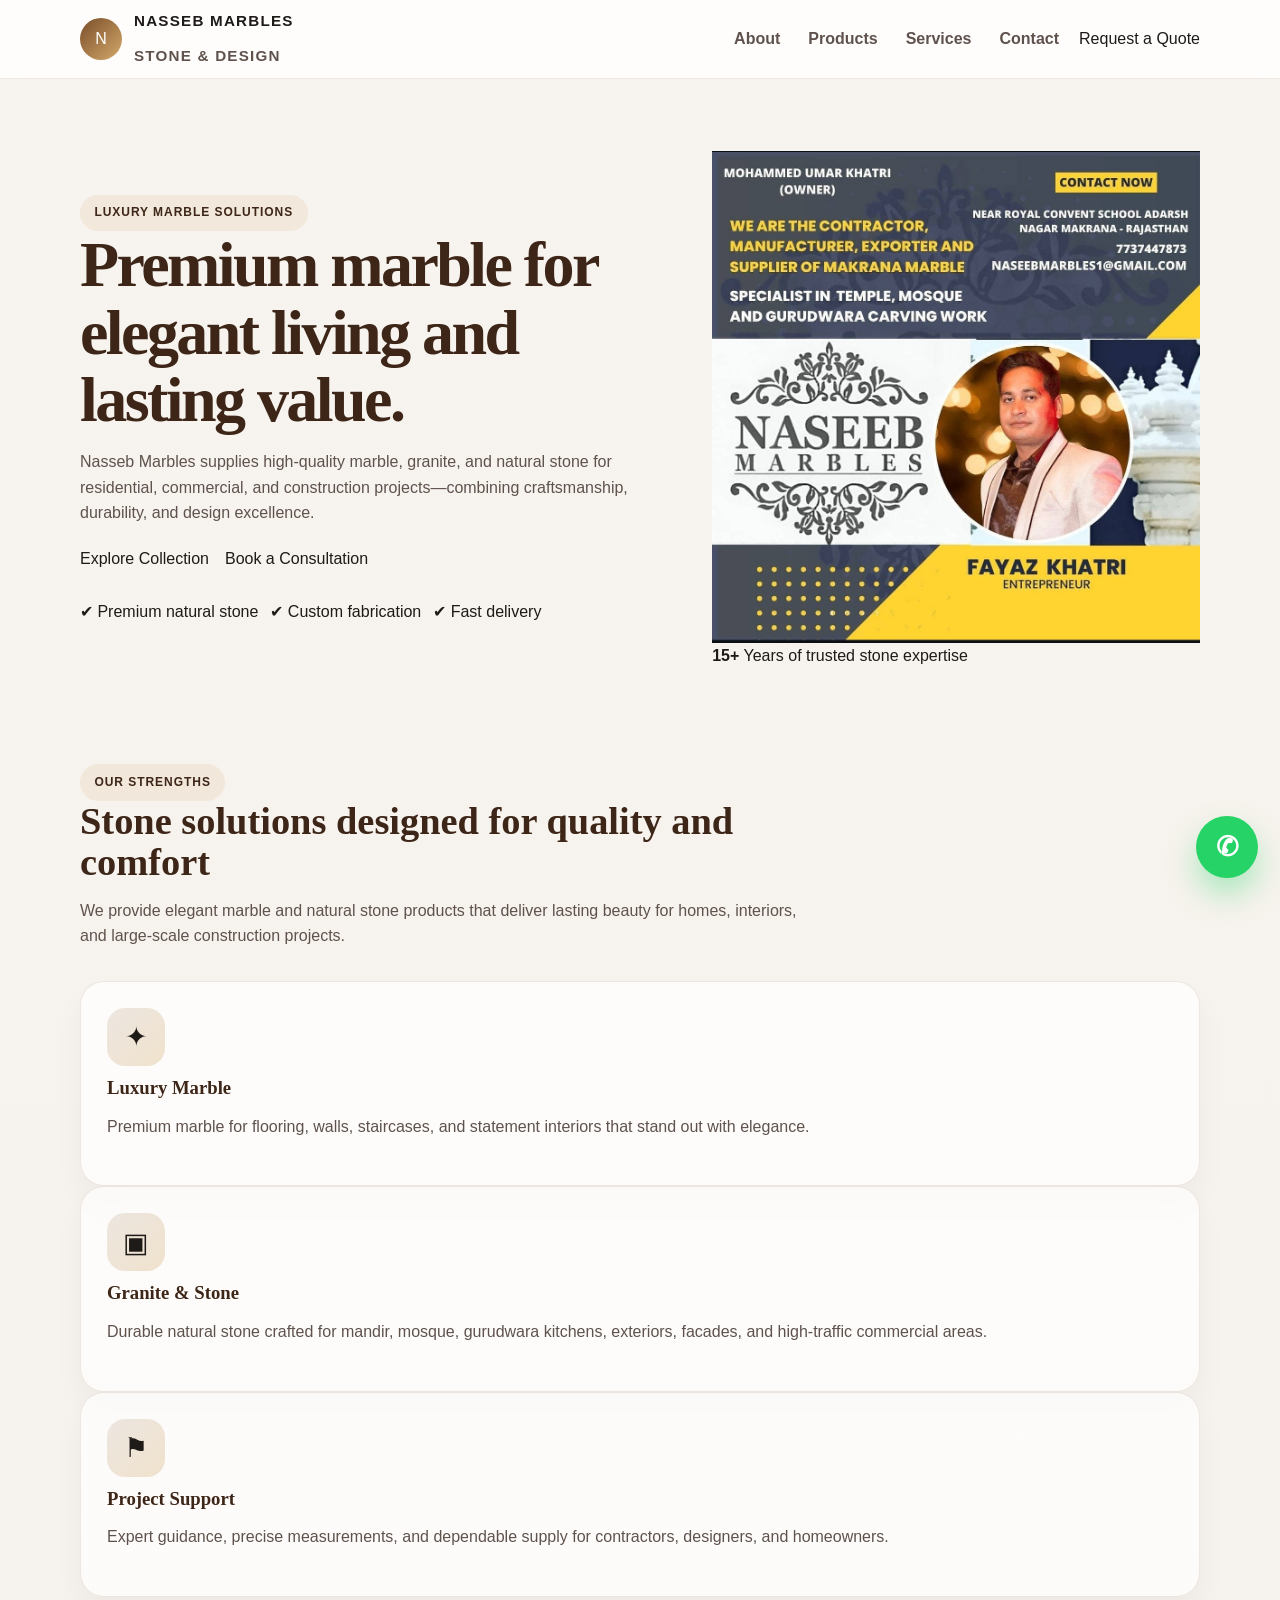
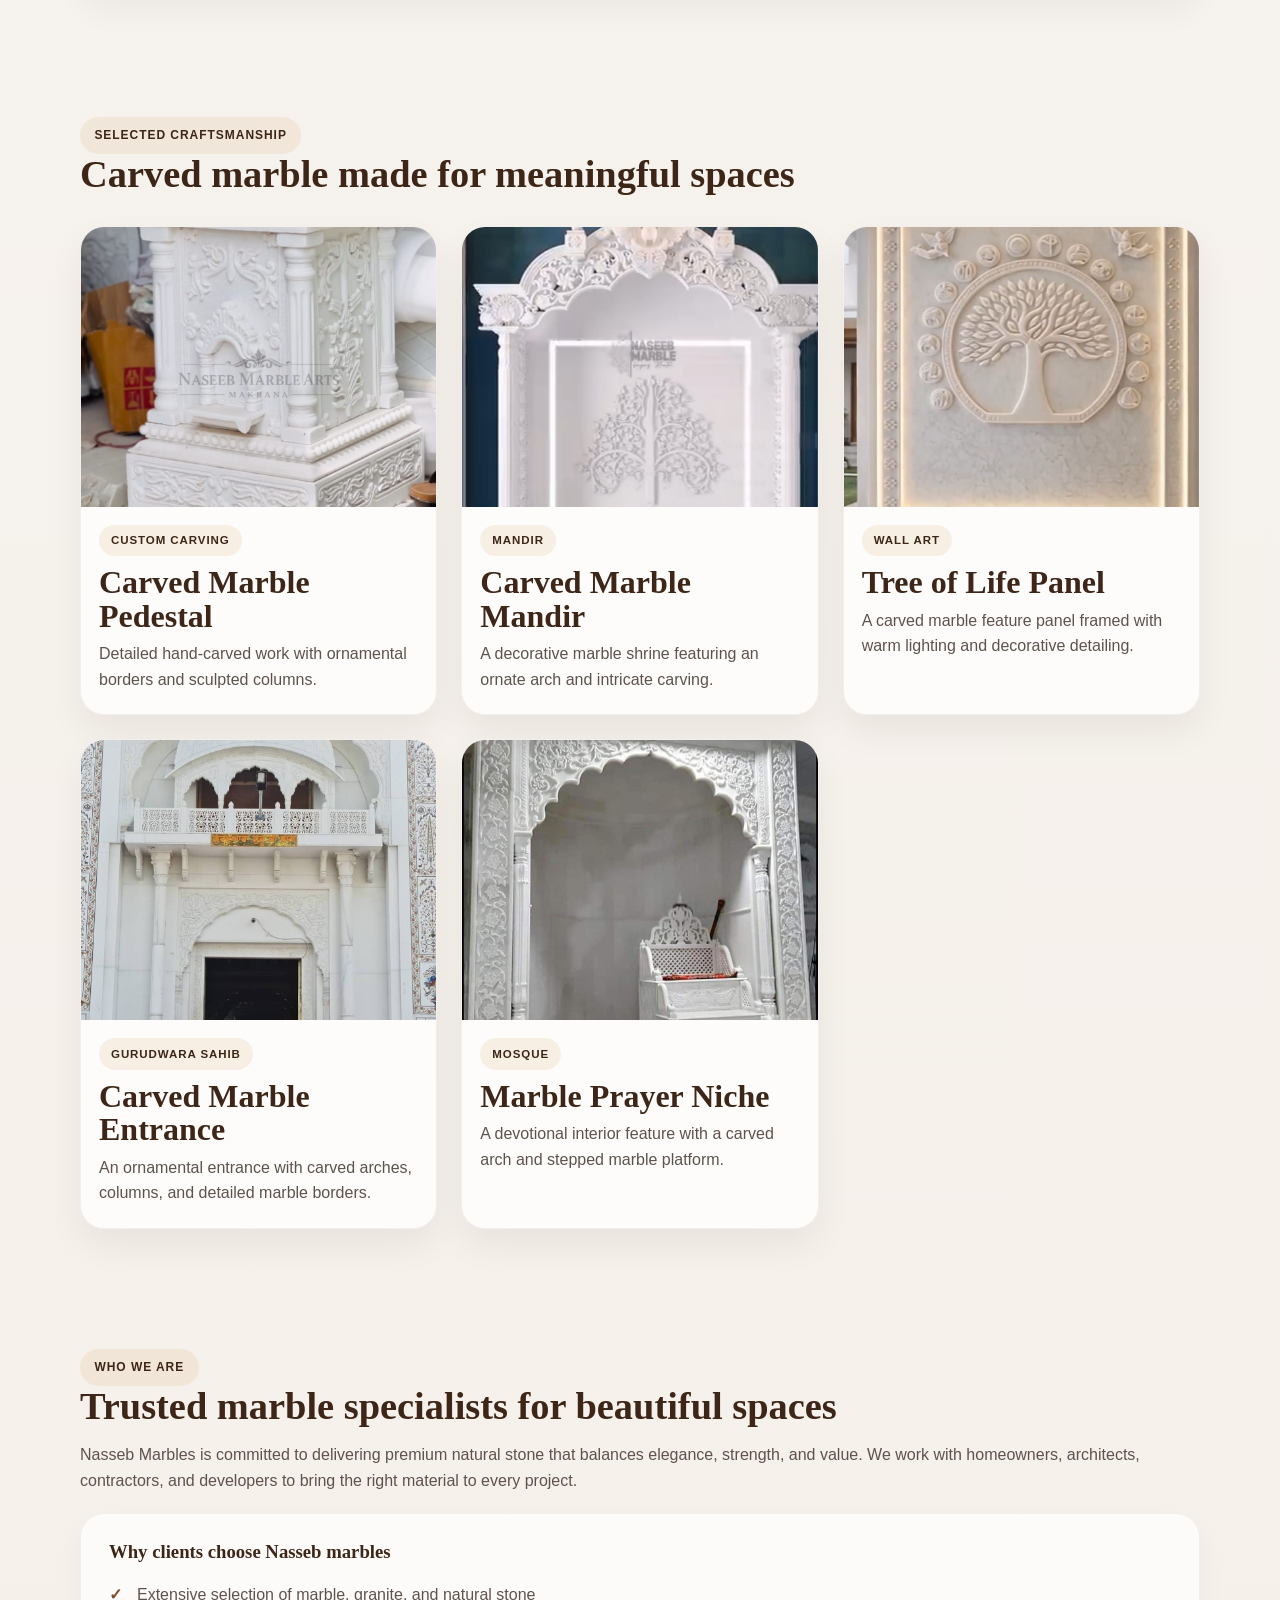
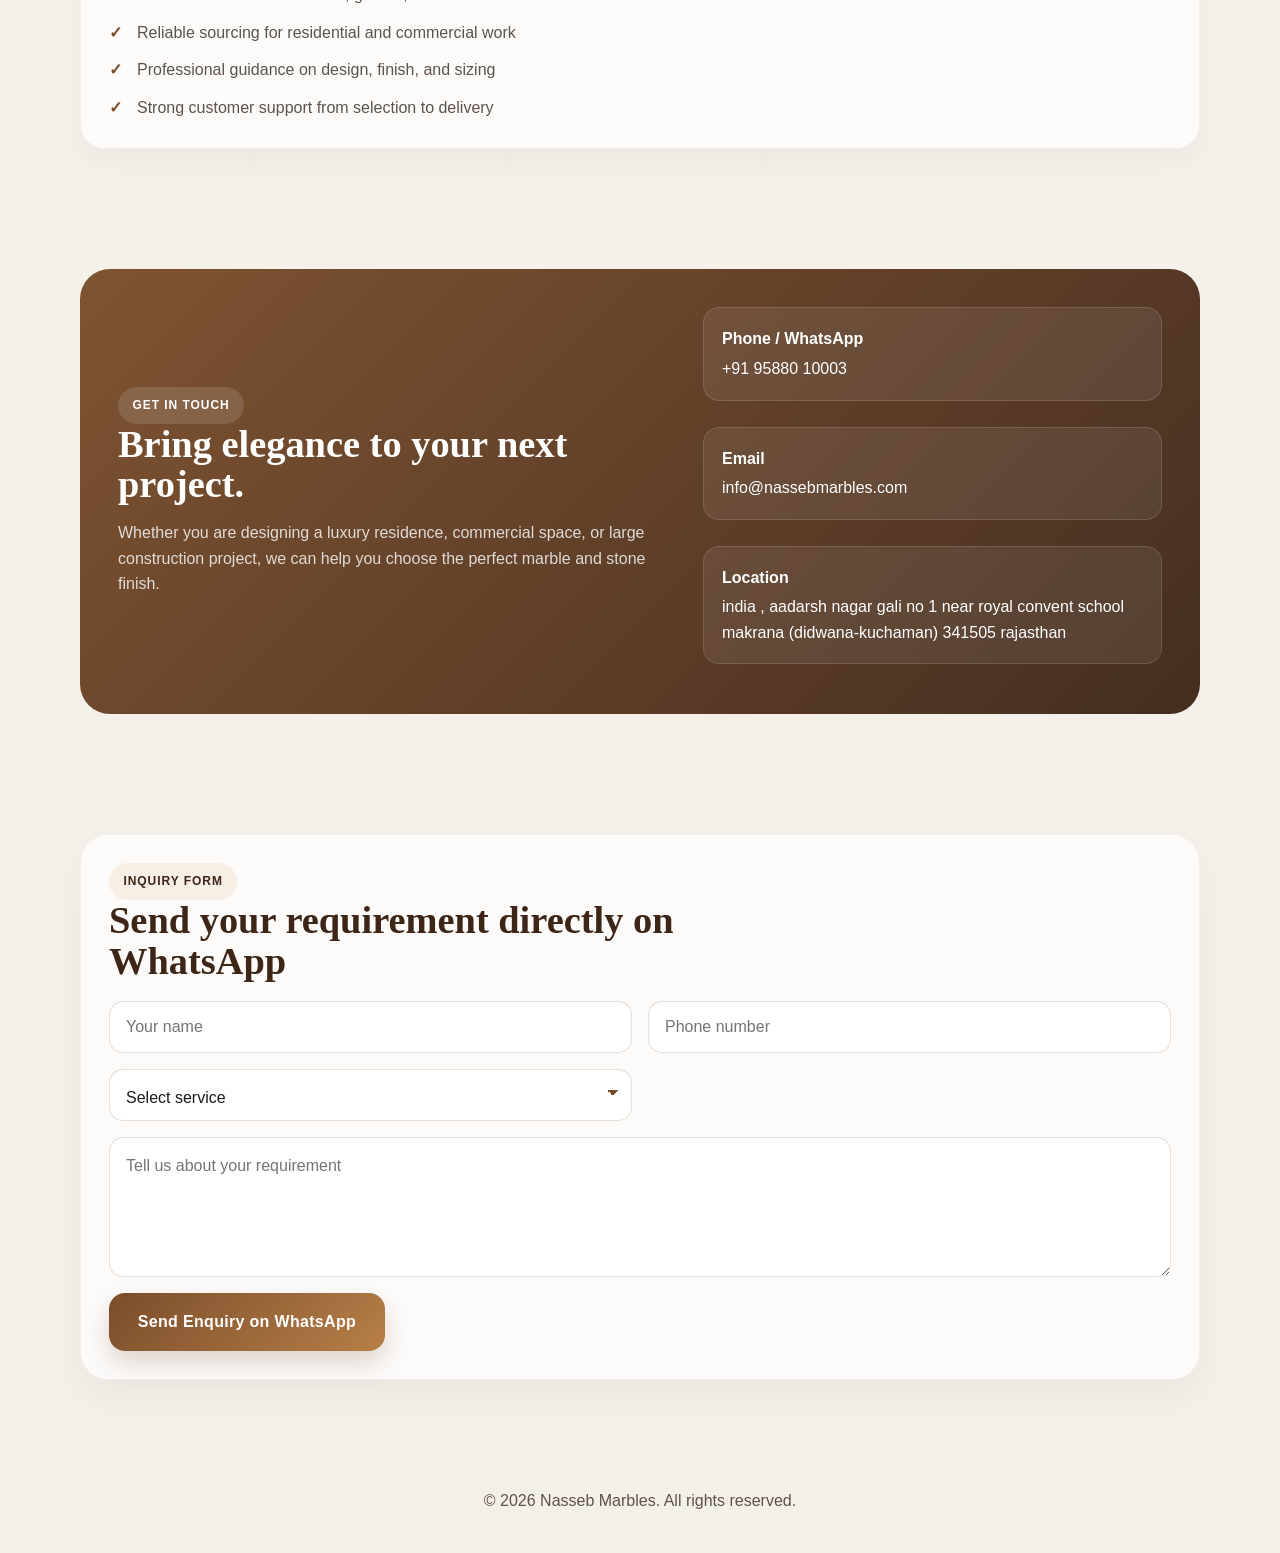
<file: index.html>
<!DOCTYPE html>
<html lang="en">
<head>
  <meta charset="UTF-8" />
  <meta name="viewport" content="width=device-width, initial-scale=1.0" />
  <title>Nasseb Marbles</title>
  <meta name="description" content="Nasseb Marbles - premium marble stone and construction materials for homes and projects." />
  <link rel="preconnect" href="https://fonts.googleapis.com">
  <link rel="preconnect" href="https://fonts.gstatic.com" crossorigin>
  <link href="https://fonts.googleapis.com/css2?family=Cormorant+Garamond:wght@500;600;700&family=Inter:wght@400;500;600;700&display=swap" rel="stylesheet">
  <link rel="stylesheet" href="styles.css" />
</head>
<body>
  <header>
    <div class="container nav">
      <div class="brand">
        <div class="brand-mark">N</div>
        <div>
          <span>Nasseb Marbles</span><br>
          <span class="brand-tag">Stone & Design</span>
        </div>
      </div>
      <nav>
        <a href="about.html">About</a>
        <a href="products.html">Products</a>
        <a href="services.html">Services</a>
        <a href="contact.html">Contact</a>
      </nav>
      <a class="cta-btn" href="contact.html">Request a Quote</a>
    </div>
  </header>

  <main>
    <section class="hero">
      <div class="container hero-grid">
        <div>
          <div class="eyebrow">Luxury marble solutions</div>
          <h1>Premium marble for elegant living and lasting value.</h1>
          <p class="lead">
            Nasseb Marbles supplies high-quality marble, granite, and natural stone for residential,
            commercial, and construction projects—combining craftsmanship, durability, and design excellence.
          </p>
          <div class="hero-actions">
            <a class="cta-btn" href="products.html">Explore Collection</a>
            <a class="secondary-btn" href="contact.html">Book a Consultation</a>
          </div>
          <div class="feature-row">
            <div class="feature-pill">✔ Premium natural stone</div>
            <div class="feature-pill">✔ Custom fabrication</div>
            <div class="feature-pill">✔ Fast delivery</div>
          </div>
        </div>

        <div class="hero-visual">
          <div class="photo-card main">
           <img src="intro.jpeg" alt="Marble Hero Banner">
          </div>
          <div class="stats">
            <strong>15+</strong>
            <span>Years of trusted stone expertise</span>
          </div>
        </div>
      </div>
    </section>

    <section class="section" id="services">
      <div class="container">
        <div class="section-head">
          <div class="eyebrow">Our strengths</div>
          <h2>Stone solutions designed for quality and comfort</h2>
          <p>We provide elegant marble and natural stone products that deliver lasting beauty for homes, interiors, and large-scale construction projects.</p>
        </div>

        <div class="cards">
          <div class="card">
            <div class="icon-box">✦</div>
            <h3>Luxury Marble</h3>
            <p>Premium marble for flooring, walls, staircases, and statement interiors that stand out with elegance.</p>
          </div>
          <div class="card">
            <div class="icon-box">▣</div>
            <h3>Granite & Stone</h3>
            <p>Durable natural stone crafted for mandir, mosque, gurudwara  kitchens, exteriors, facades, and high-traffic commercial areas.</p>
          </div>
          <div class="card">
            <div class="icon-box">⚑</div>
            <h3>Project Support</h3>
            <p>Expert guidance, precise measurements, and dependable supply for contractors, designers, and homeowners.</p>
          </div>
        </div>
      </div>
    </section>

    <section class="section" id="products">
      <div class="container">
        <div class="section-head">
          <div class="eyebrow">Selected craftsmanship</div>
          <h2>Carved marble made for meaningful spaces</h2>
        </div>

        <div class="products">
          <article class="product">
            <img src="tulsi.jpeg" alt="Hand-carved white marble pedestal with floral details" />
            <div class="product-body">
              <span class="product-tag">Custom carving</span>
              <h3>Carved Marble Pedestal</h3>
              <p>Detailed hand-carved work with ornamental borders and sculpted columns.</p>
            </div>
          </article>

          <article class="product">
            <img src="mandir.jpeg" alt="Ornate white marble mandir against a deep teal wall" />
            <div class="product-body">
              <span class="product-tag">Mandir</span>
              <h3>Carved Marble Mandir</h3>
              <p>A decorative marble shrine featuring an ornate arch and intricate carving.</p>
            </div>
          </article>

          <article class="product">
            <img src="wall.jpeg" alt="Illuminated marble wall panel with a carved tree of life" />
            <div class="product-body">
              <span class="product-tag">Wall art</span>
              <h3>Tree of Life Panel</h3>
              <p>A carved marble feature panel framed with warm lighting and decorative detailing.</p>
            </div>
          </article>

          <article class="product">
            <img src="gurudwara.jpeg" alt="White carved marble architectural entrance with an ornate arch" />
            <div class="product-body">
              <span class="product-tag">GURUDWARA SAHIB</span>
              <h3>Carved Marble Entrance</h3>
              <p>An ornamental entrance with carved arches, columns, and detailed marble borders.</p>
            </div>
          </article>
          

        <!--''' to add a new product, we can copy
          the structure of the existing product articles and replace 
          the image source, alt text, product tag, title, and description with
           the details of the new product. For example: -->


          <article class="product">
            <img src="imagemimber.jpeg" alt="White marble prayer niche with a carved arch and stepped platform" />
            <div class="product-body">
              <span class="product-tag">MOSQUE</span>
              <h3>Marble Prayer Niche</h3>
              <p>A devotional interior feature with a carved arch and stepped marble platform.</p>
            </div>
          </article>
        </div>
      </div>
    </section>

    <section class="section" id="about">
      <div class="container about">
        <div>
          <div class="eyebrow">Who we are</div>
          <h2>Trusted marble specialists for beautiful spaces</h2>
          <p class="lead">Nasseb Marbles is committed to delivering premium natural stone that balances elegance, strength, and value. We work with homeowners, architects, contractors, and developers to bring the right material to every project.</p>
        </div>

        <div class="panel">
          <h3>Why clients choose Nasseb marbles</h3>
          <ul class="about-list">
            <li>Extensive selection of marble, granite, and natural stone</li>
            <li>Reliable sourcing for residential and commercial work</li>
            <li>Professional guidance on design, finish, and sizing</li>
            <li>Strong customer support from selection to delivery</li>
          </ul>
        </div>
      </div>
    </section>

    <section class="section" id="contact">
      <div class="container">
        <div class="contact-wrap">
          <div>
            <div class="eyebrow" style="background: rgba(255,255,255,0.12); color: white;">Get in touch</div>
            <h2>Bring elegance to your next project.</h2>
            <p style="color: rgba(255,255,255,0.8); margin: 0; max-width: 560px;">
              Whether you are designing a luxury residence, commercial space, or large construction project, we can help you choose the perfect marble and stone finish.
            </p>
          </div>

          <div class="contact-info">
            <div class="contact-item">
              <strong>Phone / WhatsApp</strong>
              <a href="https://wa.me/919588010003?text=Hello%20Nasseb%20Marbles%2C%20I%20want%20to%20know%20more%20about%20your%20products." target="_blank" rel="noopener">+91 95880 10003</a>
            </div>
            <div class="contact-item">
              <strong>Email</strong>
              info@nassebmarbles.com
            </div>
            <div class="contact-item">
              <strong>Location</strong>
              india , aadarsh nagar gali no 1 near royal convent school makrana (didwana-kuchaman) 341505 rajasthan
            </div>
          </div>
        </div>
      </div>
    </section>

    <section class="section">
      <div class="container">
        <div class="inquiry-box">
          <div class="section-head" style="margin-bottom: 20px;">
            <div class="eyebrow">Inquiry form</div>
            <h2>Send your requirement directly on WhatsApp</h2>
          </div>

          <form class="inquiry-form" id="whatsappForm">
            <input type="text" id="name" placeholder="Your name" required />
            <input type="tel" id="phone" placeholder="Phone number" required />
            <select id="service" required>
              <option value="">Select service</option>
              <option value="Marble Supply">Marble Supply</option>
              <option value="Granite & Stone">Granite & Stone</option>
              <option value="Custom Fabrication">Custom Fabrication</option>
              <option value="Project Consultation">Project Consultation</option>
            </select>
            <textarea id="message" placeholder="Tell us about your requirement" required></textarea>
            <button type="submit" class="cta-btn">Send Enquiry on WhatsApp</button>
          </form>
        </div>
      </div>
    </section>
  </main>

  <footer>
    <div class="container">
      © 2026 Nasseb Marbles. All rights reserved.
    </div>
  </footer>

  <a class="whatsapp-float" href="https://wa.me/919588010003?text=Hello%20Nasseb%20Marbles%2C%20I%20want%20to%20know%20more%20about%20your%20products." target="_blank" rel="noopener" aria-label="Chat on WhatsApp">✆</a>

  <script>
    const form = document.getElementById('whatsappForm');
    const phoneNumber = '919588010003';

    if (form) {
      form.addEventListener('submit', function (event) {
        event.preventDefault();

        const name = document.getElementById('name').value.trim();
        const phone = document.getElementById('phone').value.trim();
        const service = document.getElementById('service').value.trim();
        const message = document.getElementById('message').value.trim();

        if (!name || !phone || !service || !message) {
          alert('Please fill in all fields before sending.');
          return;
        }

        const text = encodeURIComponent(
          `Hello Nasseb Marbles,\n\nName: ${name}\nPhone: ${phone}\nService: ${service}\nRequirement: ${message}`
        );

        const whatsappUrl = `https://wa.me/${phoneNumber}?text=${text}`;
        window.open(whatsappUrl, '_blank');
      });
    }
  </script>
</body>
</html>
</file>
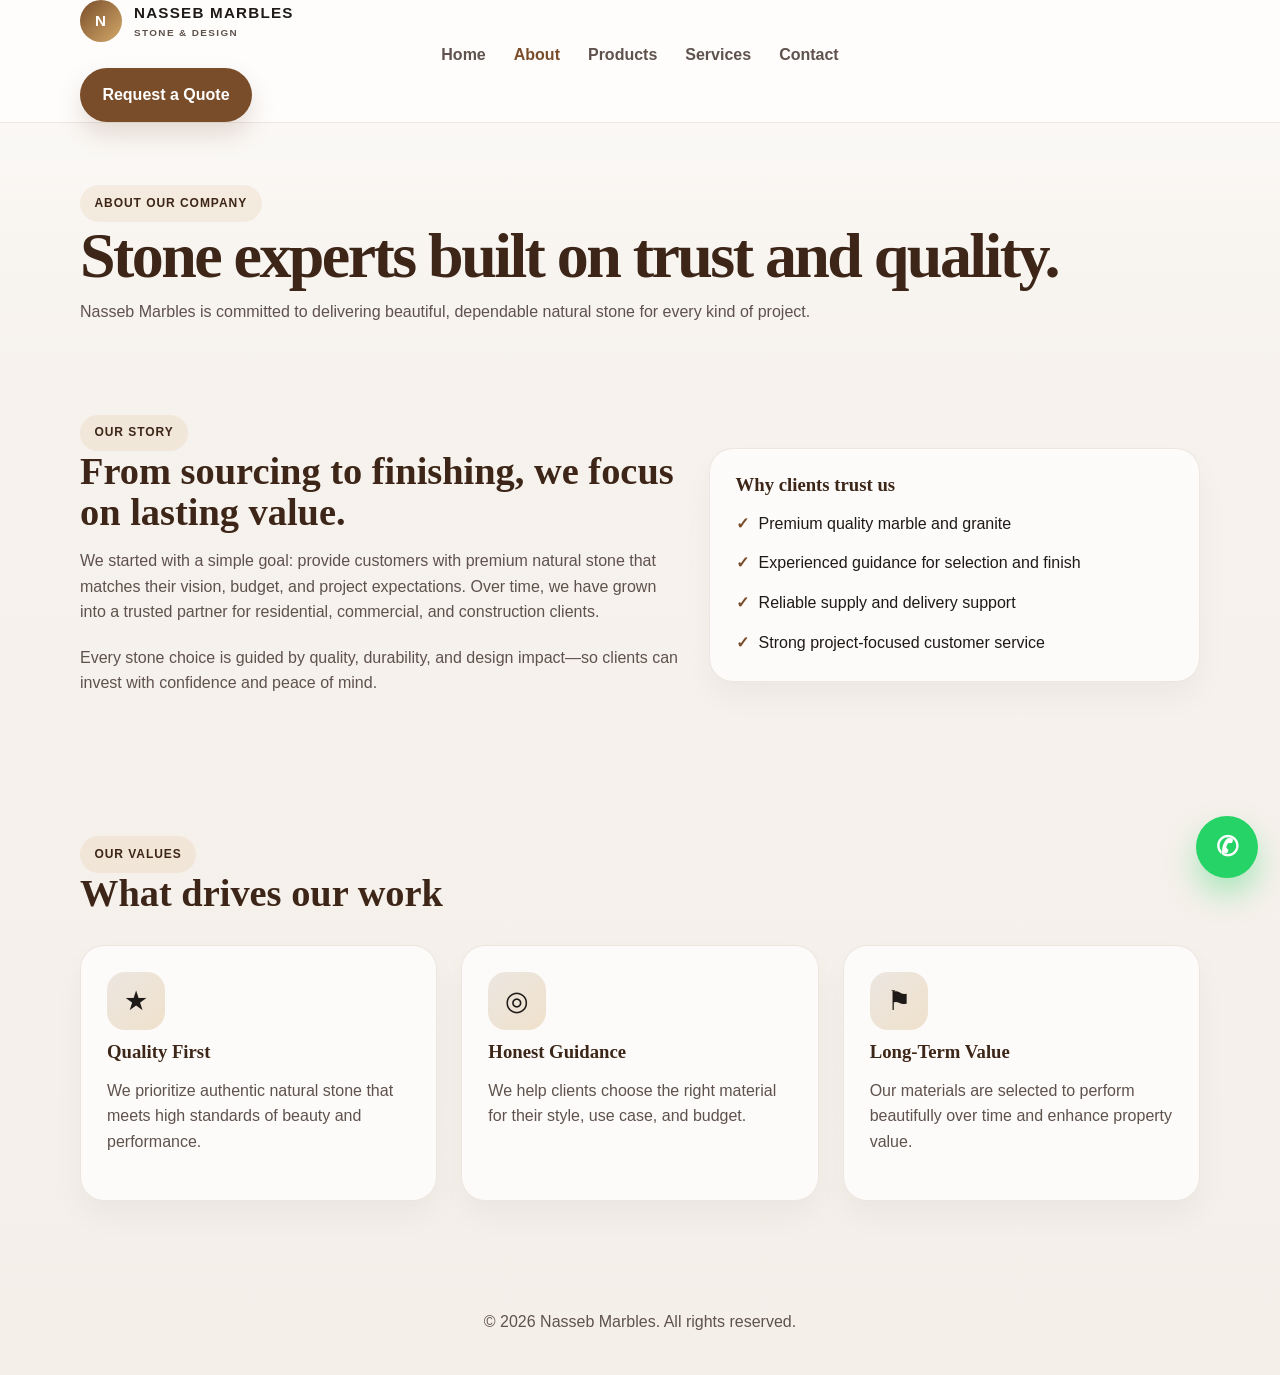
<file: about.html>
<!DOCTYPE html>
<html lang="en">
<head>
  <meta charset="UTF-8" />
  <meta name="viewport" content="width=device-width, initial-scale=1.0" />
  <title>About | Nasseb Marbles</title>
  <meta name="description" content="Learn about Nasseb Marbles and our approach to premium marble and stone supply." />
  <link rel="stylesheet" href="styles.css" />
</head>
<body>
  <header>
    <div class="container navbar">
      <a href="index.html" class="brand">
        <span class="brand-mark">N</span>
        <span>
          Nasseb Marbles
          <small>Stone & Design</small>
        </span>
      </a>

      <nav class="nav-links">
        <a href="index.html">Home</a>
        <a href="about.html" class="active">About</a>
        <a href="products.html">Products</a>
        <a href="services.html">Services</a>
        <a href="contact.html">Contact</a>
      </nav>

      <a href="contact.html" class="btn btn-primary">Request a Quote</a>
    </div>
  </header>

  <main>
    <section class="page-banner">
      <div class="container">
        <div class="eyebrow">About our company</div>
        <h1>Stone experts built on trust and quality.</h1>
        <p>Nasseb Marbles is committed to delivering beautiful, dependable natural stone for every kind of project.</p>
      </div>
    </section>

    <section class="section">
      <div class="container about-grid">
        <div>
          <div class="eyebrow">Our story</div>
          <h2>From sourcing to finishing, we focus on lasting value.</h2>
          <p>We started with a simple goal: provide customers with premium natural stone that matches their vision, budget, and project expectations. Over time, we have grown into a trusted partner for residential, commercial, and construction clients.</p>
          <p>Every stone choice is guided by quality, durability, and design impact—so clients can invest with confidence and peace of mind.</p>
        </div>

        <div class="info-panel">
          <h3>Why clients trust us</h3>
          <ul class="list">
            <li>Premium quality marble and granite</li>
            <li>Experienced guidance for selection and finish</li>
            <li>Reliable supply and delivery support</li>
            <li>Strong project-focused customer service</li>
          </ul>
        </div>
      </div>
    </section>

    <section class="section">
      <div class="container">
        <div class="section-head">
          <div class="eyebrow">Our values</div>
          <h2>What drives our work</h2>
        </div>

        <div class="card-grid">
          <div class="card">
            <div class="icon-box">★</div>
            <h3>Quality First</h3>
            <p>We prioritize authentic natural stone that meets high standards of beauty and performance.</p>
          </div>

          <div class="card">
            <div class="icon-box">◎</div>
            <h3>Honest Guidance</h3>
            <p>We help clients choose the right material for their style, use case, and budget.</p>
          </div>

          <div class="card">
            <div class="icon-box">⚑</div>
            <h3>Long-Term Value</h3>
            <p>Our materials are selected to perform beautifully over time and enhance property value.</p>
          </div>
        </div>
      </div>
    </section>
  </main>

  <footer>
    © 2026 Nasseb Marbles. All rights reserved.
  </footer>

  <a class="whatsapp-float" href="https://wa.me/919588010003?text=Hello%20Nasseb%20Marbles%2C%20I%20would%20like%20to%20learn%20more%20about%20your%20stone%20products." target="_blank" rel="noopener" aria-label="Chat on WhatsApp">✆</a>
</body>
</html>
</file>
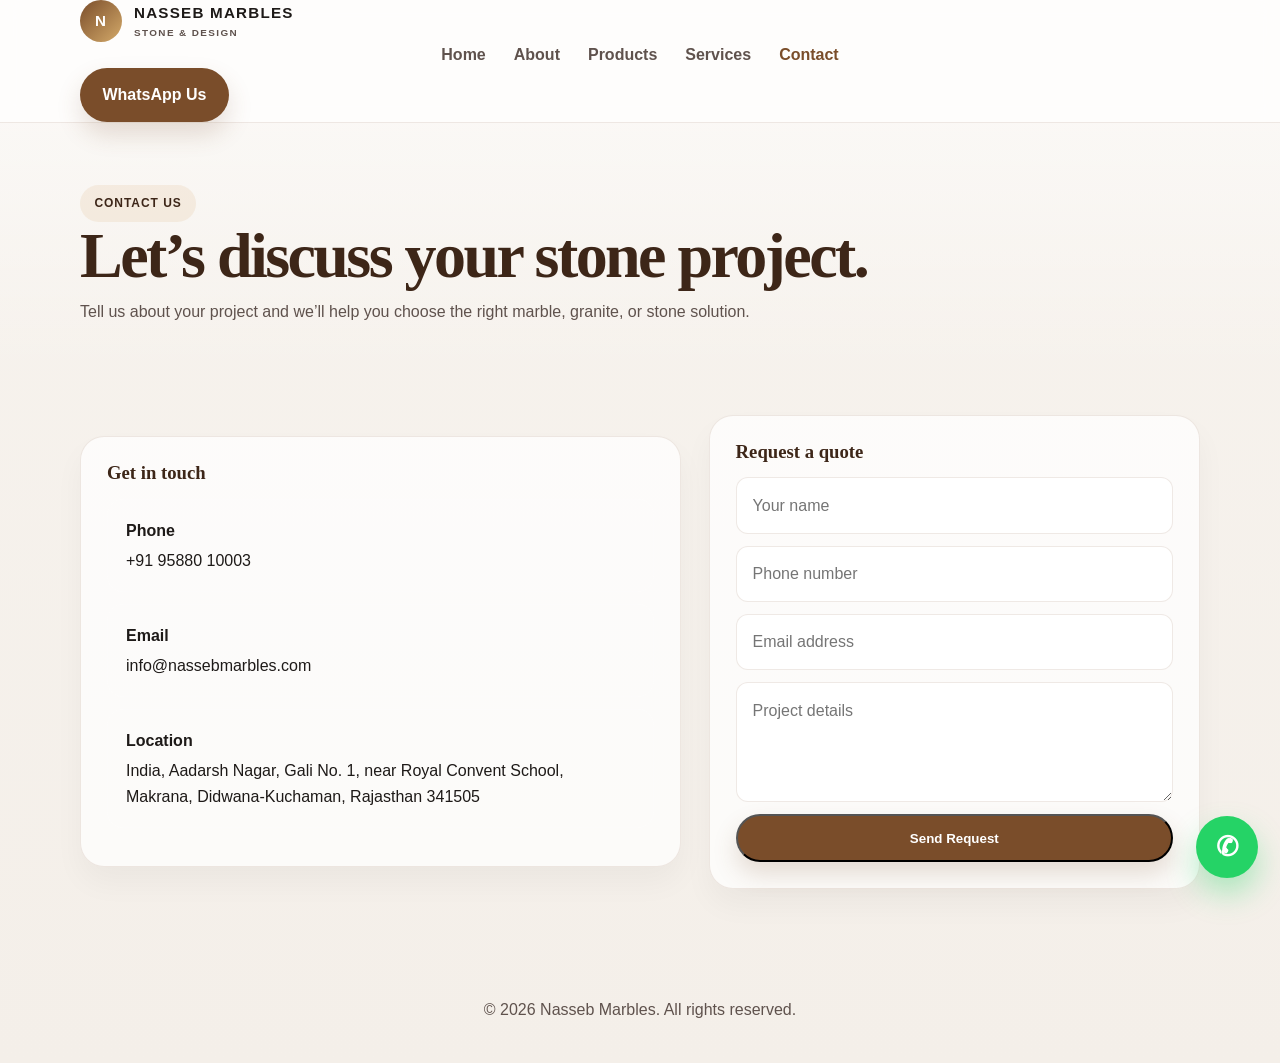
<file: contact.html>
<!DOCTYPE html>
<html lang="en">
<head>
  <meta charset="UTF-8" />
  <meta name="viewport" content="width=device-width, initial-scale=1.0" />
  <title>Contact | Nasseb Marbles</title>
  <meta name="description" content="Contact Nasseb Marbles for natural stone supply, design guidance, and project quotes." />
  <link rel="stylesheet" href="styles.css" />
</head>
<body>
  <header>
    <div class="container navbar">
      <a href="index.html" class="brand">
        <span class="brand-mark">N</span>
        <span>
          Nasseb Marbles
          <small>Stone & Design</small>
        </span>
      </a>

      <nav class="nav-links">
        <a href="index.html">Home</a>
        <a href="about.html">About</a>
        <a href="products.html">Products</a>
        <a href="services.html">Services</a>
        <a href="contact.html" class="active">Contact</a>
      </nav>

      <a href="https://wa.me/919588010003?text=Hello%20Nasseb%20Marbles%2C%20I%20want%20to%20request%20a%20quote." class="btn btn-primary" target="_blank" rel="noopener">WhatsApp Us</a>
    </div>
  </header>

  <main>
    <section class="page-banner">
      <div class="container">
        <div class="eyebrow">Contact us</div>
        <h1>Let’s discuss your stone project.</h1>
        <p>Tell us about your project and we’ll help you choose the right marble, granite, or stone solution.</p>
      </div>
    </section>

    <section class="section">
      <div class="container contact-grid">
        <div class="contact-panel">
          <h3>Get in touch</h3>
          <div class="contact-item">
            <strong>Phone</strong>
            <a href="tel:+919588010003">+91 95880 10003</a>
          </div>
          <div class="contact-item">
            <strong>Email</strong>
            <a href="mailto:info@nassebmarbles.com">info@nassebmarbles.com</a>
          </div>
          <div class="contact-item">
            <strong>Location</strong>
            India, Aadarsh Nagar, Gali No. 1, near Royal Convent School, Makrana, Didwana-Kuchaman, Rajasthan 341505
          </div>
        </div>

        <div class="contact-panel">
          <h3>Request a quote</h3>
          <form class="form-grid">
            <input type="text" placeholder="Your name" />
            <input type="tel" placeholder="Phone number" />
            <input type="email" placeholder="Email address" />
            <textarea placeholder="Project details"></textarea>
            <button type="button" class="btn btn-primary">Send Request</button>
          </form>
        </div>
      </div>
    </section>
  </main>

  <footer>
    © 2026 Nasseb Marbles. All rights reserved.
  </footer>

  <a class="whatsapp-float" href="https://wa.me/919588010003?text=Hello%20Nasseb%20Marbles%2C%20I%20want%20to%20request%20a%20quote." target="_blank" rel="noopener" aria-label="Chat on WhatsApp">✆</a>
</body>
</html>
</file>
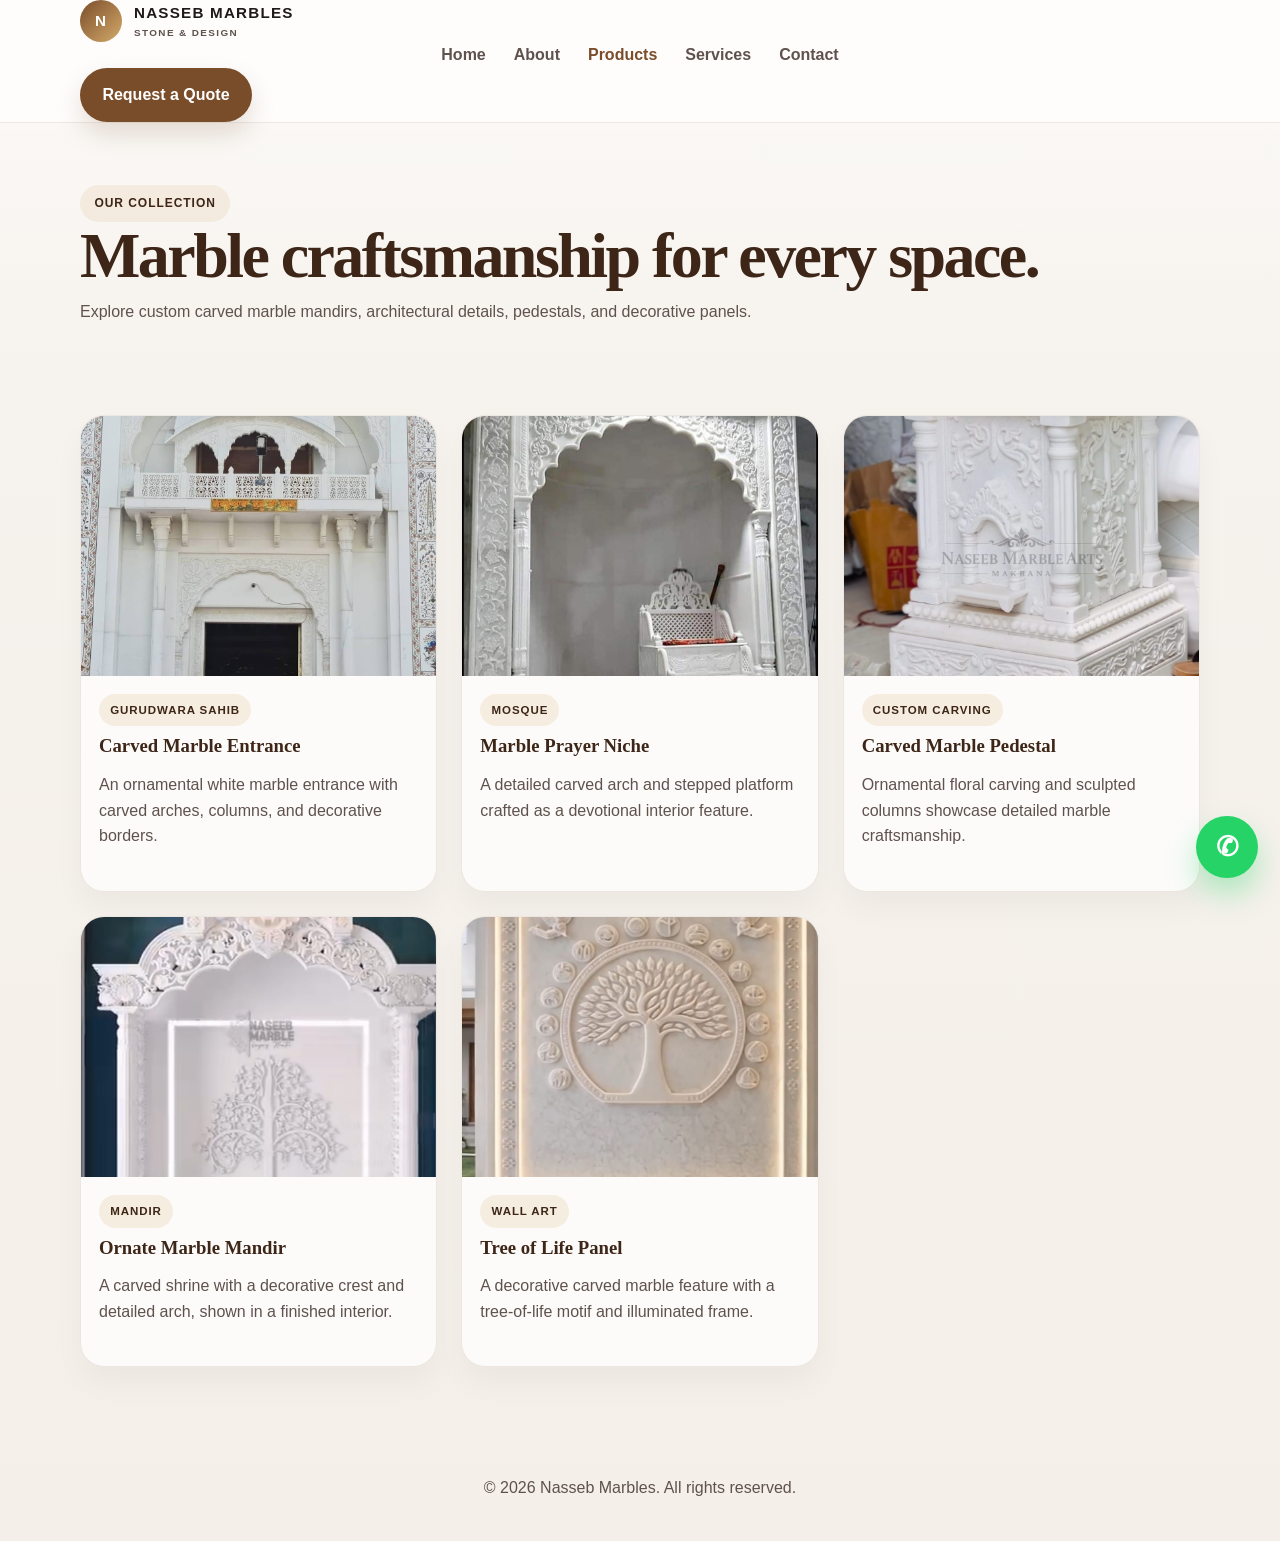
<file: products.html>
<!DOCTYPE html>
<html lang="en">
<head>
  <meta charset="UTF-8" />
  <meta name="viewport" content="width=device-width, initial-scale=1.0" />
  <title>Products | Nasseb Marbles</title>
  <meta name="description" content="Explore premium marble, granite, and stone materials from Nasseb Marbles." />
  <link rel="stylesheet" href="styles.css" />
</head>
<body>
  <header>
    <div class="container navbar">
      <a href="index.html" class="brand">
        <span class="brand-mark">N</span>
        <span>
          Nasseb Marbles
          <small>Stone & Design</small>
        </span>
      </a>

      <nav class="nav-links">
        <a href="index.html">Home</a>
        <a href="about.html">About</a>
        <a href="products.html" class="active">Products</a>
        <a href="services.html">Services</a>
        <a href="contact.html">Contact</a>
      </nav>

      <a href="contact.html" class="btn btn-primary">Request a Quote</a>
    </div>
  </header>

  <main>
    <section class="page-banner">
      <div class="container">
        <div class="eyebrow">Our collection</div>
        <h1>Marble craftsmanship for every space.</h1>
        <p>Explore custom carved marble mandirs, architectural details, pedestals, and decorative panels.</p>
      </div>
    </section>

    <section class="section">
      <div class="container product-grid">
        <article class="product-item">
          <img src="gurudwara.jpeg" alt="White carved marble architectural entrance with an ornate arch" />
          <div class="product-body">
            <span class="tag">GURUDWARA SAHIB</span>
            <h3>Carved Marble Entrance</h3>
            <p>An ornamental white marble entrance with carved arches, columns, and decorative borders.</p>
          </div>
        </article>

        <article class="product-item">
          <img src="imagemimber.jpeg" alt="White marble prayer niche with a carved arch and stepped platform" />
          <div class="product-body">
            <span class="tag">MOSQUE</span>
            <h3>Marble Prayer Niche</h3>
            <p>A detailed carved arch and stepped platform crafted as a devotional interior feature.</p>
          </div>
        </article>

        <article class="product-item">
          <img src="tulsi.jpeg" alt="Hand-carved white marble pedestal with floral details" />
          <div class="product-body">
            <span class="tag">Custom carving</span>
            <h3>Carved Marble Pedestal</h3>
            <p>Ornamental floral carving and sculpted columns showcase detailed marble craftsmanship.</p>
          </div>
        </article>

        <article class="product-item">
          <img src="mandir.jpeg" alt="Ornate white marble mandir against a deep teal wall" />
          <div class="product-body">
            <span class="tag">Mandir</span>
            <h3>Ornate Marble Mandir</h3>
            <p>A carved shrine with a decorative crest and detailed arch, shown in a finished interior.</p>
          </div>
        </article>

        <article class="product-item">
          <img src="wall.jpeg" alt="Illuminated marble wall panel with a carved tree of life" />
          <div class="product-body">
            <span class="tag">Wall art</span>
            <h3>Tree of Life Panel</h3>
            <p>A decorative carved marble feature with a tree-of-life motif and illuminated frame.</p>
          </div>
        </article>
      </div>
    </section>
  </main>

  <footer>
    © 2026 Nasseb Marbles. All rights reserved.
  </footer>

  <a class="whatsapp-float" href="https://wa.me/919588010003?text=Hello%20Nasseb%20Marbles%2C%20I%20want%20to%20explore%20your%20stone%20collection." target="_blank" rel="noopener" aria-label="Chat on WhatsApp">✆</a>
</body>
</html>
</file>
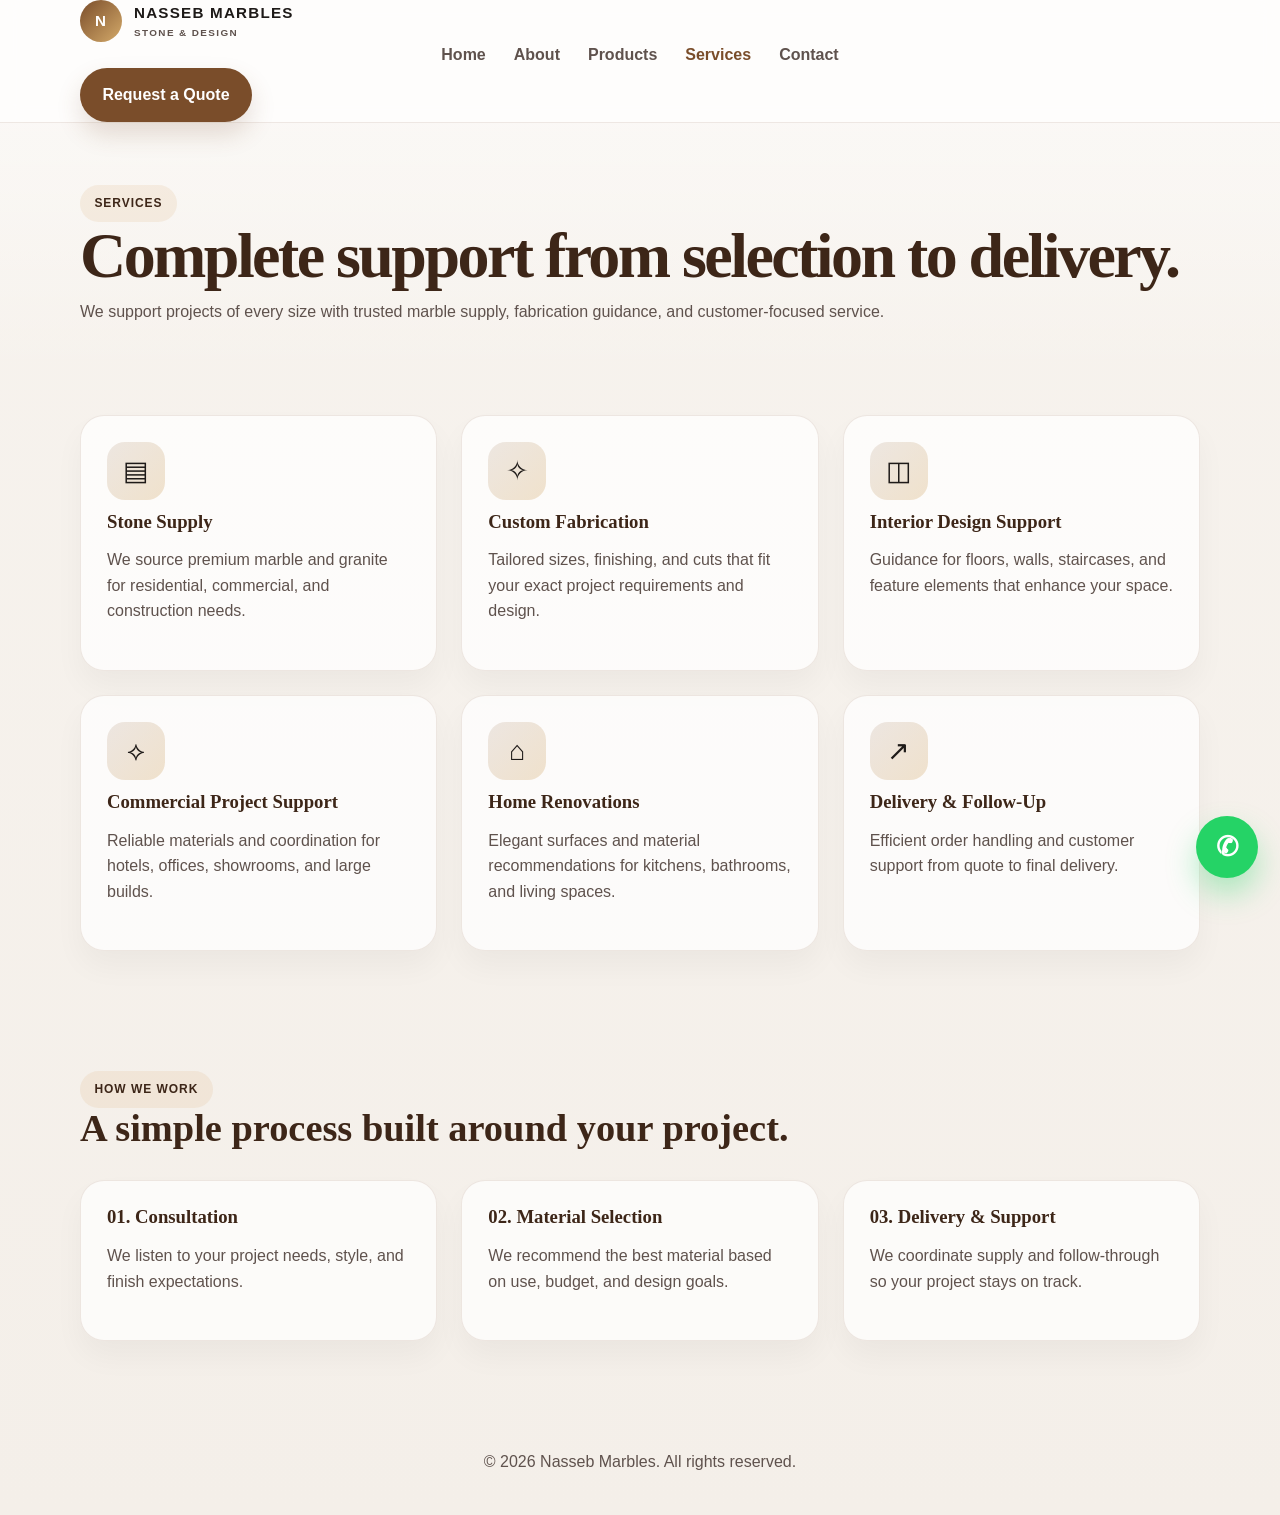
<file: services.html>
<!DOCTYPE html>
<html lang="en">
<head>
  <meta charset="UTF-8" />
  <meta name="viewport" content="width=device-width, initial-scale=1.0" />
  <title>Services | Nasseb Marbles</title>
  <meta name="description" content="Explore marble sourcing, stone supply, custom fabrication, and project support from Nasseb Marbles." />
  <link rel="stylesheet" href="styles.css" />
</head>
<body>
  <header>
    <div class="container navbar">
      <a href="index.html" class="brand">
        <span class="brand-mark">N</span>
        <span>
          Nasseb Marbles
          <small>Stone & Design</small>
        </span>
      </a>

      <nav class="nav-links">
        <a href="index.html">Home</a>
        <a href="about.html">About</a>
        <a href="products.html">Products</a>
        <a href="services.html" class="active">Services</a>
        <a href="contact.html">Contact</a>
      </nav>

      <a href="contact.html" class="btn btn-primary">Request a Quote</a>
    </div>
  </header>

  <main>
    <section class="page-banner">
      <div class="container">
        <div class="eyebrow">Services</div>
        <h1>Complete support from selection to delivery.</h1>
        <p>We support projects of every size with trusted marble supply, fabrication guidance, and customer-focused service.</p>
      </div>
    </section>

    <section class="section">
      <div class="container service-grid">
        <div class="service-item">
          <div class="icon-box">▤</div>
          <h3>Stone Supply</h3>
          <p>We source premium marble and granite for residential, commercial, and construction needs.</p>
        </div>

        <div class="service-item">
          <div class="icon-box">✧</div>
          <h3>Custom Fabrication</h3>
          <p>Tailored sizes, finishing, and cuts that fit your exact project requirements and design.</p>
        </div>

        <div class="service-item">
          <div class="icon-box">◫</div>
          <h3>Interior Design Support</h3>
          <p>Guidance for floors, walls, staircases, and feature elements that enhance your space.</p>
        </div>

        <div class="service-item">
          <div class="icon-box">⟡</div>
          <h3>Commercial Project Support</h3>
          <p>Reliable materials and coordination for hotels, offices, showrooms, and large builds.</p>
        </div>

        <div class="service-item">
          <div class="icon-box">⌂</div>
          <h3>Home Renovations</h3>
          <p>Elegant surfaces and material recommendations for kitchens, bathrooms, and living spaces.</p>
        </div>

        <div class="service-item">
          <div class="icon-box">↗</div>
          <h3>Delivery & Follow-Up</h3>
          <p>Efficient order handling and customer support from quote to final delivery.</p>
        </div>
      </div>
    </section>

    <section class="section">
      <div class="container">
        <div class="section-head">
          <div class="eyebrow">How we work</div>
          <h2>A simple process built around your project.</h2>
        </div>

        <div class="card-grid">
          <div class="card">
            <h3>01. Consultation</h3>
            <p>We listen to your project needs, style, and finish expectations.</p>
          </div>
          <div class="card">
            <h3>02. Material Selection</h3>
            <p>We recommend the best material based on use, budget, and design goals.</p>
          </div>
          <div class="card">
            <h3>03. Delivery & Support</h3>
            <p>We coordinate supply and follow-through so your project stays on track.</p>
          </div>
        </div>
      </div>
    </section>
  </main>

  <footer>
    © 2026 Nasseb Marbles. All rights reserved.
  </footer>

  <a class="whatsapp-float" href="https://wa.me/919588010003?text=Hello%20Nasseb%20Marbles%2C%20I%20need%20help%20with%20my%20project%20and%20stone%20requirements." target="_blank" rel="noopener" aria-label="Chat on WhatsApp">✆</a>
</body>
</html>
</file>
<file: styles.css>
:root {
  --bg: #f7f3ee;
  --panel: #ffffff;
  --primary: #7a4d2a;
  --primary-dark: #3d2618;
  --accent: #d4aa6a;
  --text: #1e1a18;
  --muted: #5f524d;
  --line: rgba(122, 77, 42, 0.12);
  --shadow: 0 18px 40px rgba(35, 23, 18, 0.08);
}

* {
  box-sizing: border-box;
}

html {
  scroll-behavior: smooth;
}

body {
  margin: 0;
  font-family: 'Segoe UI', Tahoma, Geneva, Verdana, sans-serif;
  background: linear-gradient(180deg, #f7f3ee 0%, #f4efe9 100%);
  color: var(--text);
  line-height: 1.6;
}

img {
  max-width: 100%;
  display: block;
}

a {
  color: inherit;
  text-decoration: none;
}

.container {
  width: min(1120px, calc(100% - 32px));
  margin: 0 auto;
}

header {
  position: sticky;
  top: 0;
  z-index: 50;
  background: rgba(255,255,255,0.83);
  backdrop-filter: blur(10px);
  border-bottom: 1px solid var(--line);
}

.nav {
  display: flex;
  justify-content: space-between;
  align-items: center;
  min-height: 78px;
  gap: 20px;
}

.brand {
  display: flex;
  align-items: center;
  gap: 12px;
  flex-shrink: 0;
  min-width: 0;
}

.brand > div:last-child {
  display: flex;
  flex-direction: column;
  line-height: 1.1;
}

.brand span {
  font-weight: 800;
  letter-spacing: 0.08em;
  text-transform: uppercase;
  font-size: 0.95rem;
}

.brand-tag {
  display: block;
  font-size: 0.62rem;
  letter-spacing: 0.14em;
  color: var(--muted);
  font-weight: 600;
}

nav {
  display: flex;
  align-items: center;
  justify-content: center;
  gap: 28px;
  margin-left: auto;
  flex-wrap: nowrap;
}

nav a {
  white-space: nowrap;
  color: var(--muted);
  font-weight: 600;
}

.cta-btn {
  white-space: nowrap;
  flex-shrink: 0;
}

.brand-mark {
  width: 42px;
  height: 42px;
  border-radius: 50%;
  display: grid;
  place-items: center;
  background: linear-gradient(135deg, var(--primary), var(--accent));
  color: white;
  font-size: 1rem;
}

.brand small {
  display: block;
  font-size: 0.62rem;
  letter-spacing: 0.14em;
  color: var(--muted);
  font-weight: 600;
}

.nav-links {
  display: flex;
  align-items: center;
  gap: 28px;
  color: var(--muted);
  font-weight: 600;
}

.nav-links a:hover,
.nav-links a.active {
  color: var(--primary);
}

.btn {
  display: inline-flex;
  align-items: center;
  justify-content: center;
  border-radius: 999px;
  padding: 0.9rem 1.4rem;
  font-weight: 700;
  transition: 0.2s ease;
}

.btn-primary {
  background: var(--primary);
  color: white;
  box-shadow: 0 12px 24px rgba(122, 77, 42, 0.18);
}

.btn-primary:hover {
  background: var(--primary-dark);
}

.btn-secondary {
  background: rgba(255,255,255,0.5);
  border: 1px solid var(--line);
  color: var(--primary-dark);
}

.hero {
  padding: 72px 0 56px;
}

.hero-grid {
  display: grid;
  grid-template-columns: 1.1fr 0.9fr;
  gap: 36px;
  align-items: center;
}

.eyebrow {
  display: inline-block;
  background: rgba(212,170,106,0.15);
  color: var(--primary-dark);
  border-radius: 999px;
  padding: 0.55rem 0.9rem;
  font-size: 0.75rem;
  font-weight: 700;
  letter-spacing: 0.08em;
  text-transform: uppercase;
}

h1, h2, h3 {
  margin: 0 0 16px;
  line-height: 1.05;
  color: var(--primary-dark);
  font-family: Georgia, 'Times New Roman', serif;
}

h1 {
  font-size: clamp(2.8rem, 5vw, 5rem);
  letter-spacing: -0.04em;
}

h2 {
  font-size: clamp(2.2rem, 3vw, 3.2rem);
}

p {
  color: var(--muted);
  margin: 0 0 20px;
}

.hero-actions {
  display: flex;
  flex-wrap: wrap;
  gap: 16px;
  margin: 18px 0 28px;
}

.feature-row {
  display: flex;
  flex-wrap: wrap;
  gap: 12px;
}

.feature-tag {
  background: rgba(255,255,255,0.7);
  border: 1px solid var(--line);
  border-radius: 999px;
  padding: 0.7rem 1rem;
  font-weight: 600;
  color: var(--muted);
}

.products {
  display: grid;
  grid-template-columns: repeat(3, minmax(0, 1fr));
  gap: 24px;
}

.product {
  background: rgba(255,255,255,0.8);
  border: 1px solid rgba(122, 77, 42, 0.08);
  border-radius: 24px;
  overflow: hidden;
  box-shadow: 0 16px 36px rgba(35, 23, 18, 0.06);
  transition: transform 0.2s ease, box-shadow 0.2s ease;
}

.product:hover {
  transform: translateY(-4px);
  box-shadow: 0 22px 42px rgba(35, 23, 18, 0.12);
}

.product img {
  width: 100%;
  height: 280px;
  object-fit: cover;
  display: block;
}

.product-body {
  padding: 20px 20px 24px;
}

.product-tag {
  display: inline-block;
  padding: 0.4rem 0.75rem;
  border-radius: 999px;
  background: rgba(217, 176, 125, 0.18);
  color: var(--primary-dark);
  letter-spacing: 0.08em;
  text-transform: uppercase;
  font-size: 0.72rem;
  font-weight: 700;
  margin-bottom: 10px;
}

.product h3 {
  font-size: 2rem;
  margin-bottom: 8px;
}

.product p {
  margin: 0;
}

.panel {
  background: rgba(255,255,255,0.75);
  border: 1px solid rgba(122, 77, 42, 0.08);
  border-radius: 24px;
  padding: 28px;
  box-shadow: 0 14px 28px rgba(35, 23, 18, 0.04);
}

.about-list {
  list-style: none;
  padding: 0;
  margin: 20px 0 0;
  display: grid;
  gap: 12px;
}

.about-list li {
  position: relative;
  padding-left: 28px;
  color: var(--muted);
}

.about-list li::before {
  content: "✓";
  position: absolute;
  left: 0;
  color: var(--primary);
  font-weight: 800;
}

.contact-wrap {
  background: linear-gradient(135deg, rgba(122,77,42,0.96), rgba(61,38,24,0.96));
  border-radius: 30px;
  padding: 36px;
  color: white;
  display: grid;
  grid-template-columns: 1.15fr 0.85fr;
  gap: 22px;
  align-items: center;
}

.contact-wrap h2,
.contact-wrap h3,
.contact-wrap p,
.contact-wrap strong,
.contact-wrap a {
  color: white;
}

.contact-info {
  display: grid;
  gap: 14px;
}

.contact-item {
  background: rgba(255,255,255,0.08);
  border: 1px solid rgba(255,255,255,0.12);
  border-radius: 16px;
  padding: 18px 20px;
}

.contact-item strong {
  display: block;
  margin-bottom: 6px;
}

.inquiry-box {
  background: rgba(255,255,255,0.75);
  border: 1px solid rgba(122, 77, 42, 0.08);
  border-radius: 28px;
  padding: 28px;
  box-shadow: 0 16px 36px rgba(35, 23, 18, 0.04);
}

.inquiry-form {
  display: grid;
  grid-template-columns: repeat(2, minmax(0, 1fr));
  gap: 16px;
}

.inquiry-form input,
.inquiry-form select,
.inquiry-form textarea {
  width: 100%;
  height: 52px;
  border: 1px solid rgba(122, 77, 42, 0.18);
  border-radius: 14px;
  padding: 0.95rem 1rem;
  font: inherit;
  background: #fff;
  color: var(--text);
  box-shadow: inset 0 1px 2px rgba(0, 0, 0, 0.02);
}

.inquiry-form select {
  appearance: none;
  -webkit-appearance: none;
  -moz-appearance: none;
  background-image: linear-gradient(45deg, transparent 50%, #7a4d2a 50%), linear-gradient(135deg, #7a4d2a 50%, transparent 50%);
  background-position: calc(100% - 18px) calc(50% - 2px), calc(100% - 12px) calc(50% - 2px);
  background-size: 6px 6px, 6px 6px;
  background-repeat: no-repeat;
  padding-right: 42px;
  cursor: pointer;
}

.inquiry-form textarea {
  grid-column: 1 / -1;
  min-height: 140px;
  resize: vertical;
  height: auto;
}

.inquiry-form button {
  grid-column: 1 / -1;
  justify-self: start;
  min-width: 260px;
  padding: 1rem 1.8rem;
  height: 58px;
  border: none;
  border-radius: 16px;
  background: linear-gradient(135deg, #7a4d2a, #b77f48);
  color: #fff;
  font-size: 1rem;
  font-weight: 700;
  letter-spacing: 0.02em;
  cursor: pointer;
  box-shadow: 0 12px 24px rgba(122, 77, 42, 0.22);
  transition: transform 0.2s ease, box-shadow 0.2s ease;
}

.inquiry-form button:hover {
  transform: translateY(-2px);
  box-shadow: 0 16px 30px rgba(122, 77, 42, 0.28);
}

.image-stack {
  position: relative;
  min-height: 520px;
}

.image-card {
  position: absolute;
  border-radius: 28px;
  overflow: hidden;
  box-shadow: var(--shadow);
}

.image-card.main {
  inset: 0 0 0 10%;
}

.image-card.main img {
  width: 100%;
  height: 100%;
  object-fit: cover;
}

.image-card.small {
  width: 220px;
  height: 175px;
  left: 0;
  bottom: 18px;
  border: 8px solid rgba(255,255,255,0.8);
}

.info-badge {
  position: absolute;
  right: 20px;
  top: 24px;
  background: rgba(255,255,255,0.88);
  border-radius: 18px;
  padding: 18px 20px;
  box-shadow: var(--shadow);
  width: 180px;
}

.info-badge strong {
  display: block;
  font-size: 2rem;
  color: var(--primary-dark);
  margin-bottom: 4px;
}

.section {
  padding: 40px 0 80px;
}

.section-head {
  max-width: 740px;
  margin-bottom: 32px;
}

.card-grid, .product-grid, .service-grid, .stats-grid {
  display: grid;
  grid-template-columns: repeat(3, minmax(0, 1fr));
  gap: 24px;
}

.card, .product-item, .service-item, .stat-box, .info-panel, .contact-panel {
  background: rgba(255,255,255,0.72);
  border: 1px solid var(--line);
  border-radius: 24px;
  box-shadow: 0 16px 30px rgba(35, 23, 18, 0.04);
}

.card, .service-item, .contact-panel, .info-panel {
  padding: 26px;
}

.icon-box {
  width: 58px;
  height: 58px;
  border-radius: 18px;
  display: grid;
  place-items: center;
  font-size: 1.7rem;
  margin-bottom: 12px;
  background: linear-gradient(135deg, rgba(122,77,42,0.12), rgba(212,170,106,0.32));
}

.product-item {
  overflow: hidden;
}

.product-item img {
  width: 100%;
  height: 260px;
  object-fit: cover;
}

.product-body {
  padding: 18px 18px 22px;
}

.tag {
  display: inline-block;
  background: rgba(212,170,106,0.18);
  color: var(--primary-dark);
  padding: 0.45rem 0.7rem;
  border-radius: 999px;
  font-size: 0.72rem;
  font-weight: 700;
  letter-spacing: 0.08em;
  text-transform: uppercase;
  margin-bottom: 10px;
}

.about-grid,
.contact-grid {
  display: grid;
  grid-template-columns: 1.1fr 0.9fr;
  gap: 28px;
  align-items: center;
}

.list {
  list-style: none;
  padding: 0;
  margin: 0;
  display: grid;
  gap: 14px;
}

.list li::before {
  content: "✓";
  color: var(--primary);
  font-weight: 700;
  margin-right: 10px;
}

.contact-wrap {
  background: linear-gradient(135deg, rgba(122,77,42,0.96), rgba(61,38,24,0.96));
  color: white;
  border-radius: 30px;
  padding: 38px;
  display: grid;
  grid-template-columns: 1.1fr 0.9fr;
  gap: 24px;
  align-items: center;
}

.contact-wrap h2,
.contact-wrap h3,
.contact-wrap p,
.contact-wrap strong,
.contact-wrap a {
  color: white;
}

.contact-item {
  background: rgba(255,255,255,0.08);
  border: 1px solid rgba(255,255,255,0.12);
  border-radius: 16px;
  padding: 18px;
  margin-bottom: 12px;
}

.contact-item strong {
  display: block;
  margin-bottom: 4px;
}

.form-grid {
  display: grid;
  gap: 12px;
}

input, textarea {
  width: 100%;
  border: 1px solid var(--line);
  border-radius: 12px;
  padding: 0.9rem 1rem;
  font: inherit;
  background: white;
  color: var(--text);
}

textarea {
  min-height: 120px;
  resize: vertical;
}

.page-banner {
  padding: 62px 0 30px;
  background: linear-gradient(180deg, rgba(255,255,255,0.45), rgba(255,255,255,0));
}

.page-banner h1 {
  margin-bottom: 0;
}

.page-banner p {
  margin-top: 10px;
}

.whatsapp-float {
  position: fixed;
  right: 22px;
  bottom: 22px;
  z-index: 100;
  background: #25d366;
  color: white;
  width: 62px;
  height: 62px;
  border-radius: 50%;
  display: grid;
  place-items: center;
  font-size: 1.7rem;
  font-weight: 700;
  box-shadow: 0 16px 30px rgba(37, 211, 102, 0.35);
}

.whatsapp-float:hover {
  transform: translateY(-2px);
}

footer {
  padding: 28px 0 40px;
  text-align: center;
  color: var(--muted);
}

@media (max-width: 900px) {
  .nav {
    flex-wrap: wrap;
    gap: 12px;
    justify-content: center;
    padding: 14px 0;
  }

  nav {
    width: 100%;
    justify-content: center;
    flex-wrap: wrap;
    gap: 12px 18px;
  }

  .hero-grid,
  .cards,
  .products,
  .contact-wrap,
  .inquiry-form {
    grid-template-columns: 1fr;
  }

  .hero {
    padding-top: 48px;
  }

  .hero-visual {
    min-height: 420px;
  }

  .photo-card.main {
    width: 100%;
    height: 420px;
    right: 0;
  }

  .stats {
    right: 12px;
    top: 12px;
  }

  .inquiry-form button {
    justify-self: stretch;
    width: 100%;
    min-width: 0;
  }

  .image-stack {
    min-height: 390px;
  }
}
</file>
